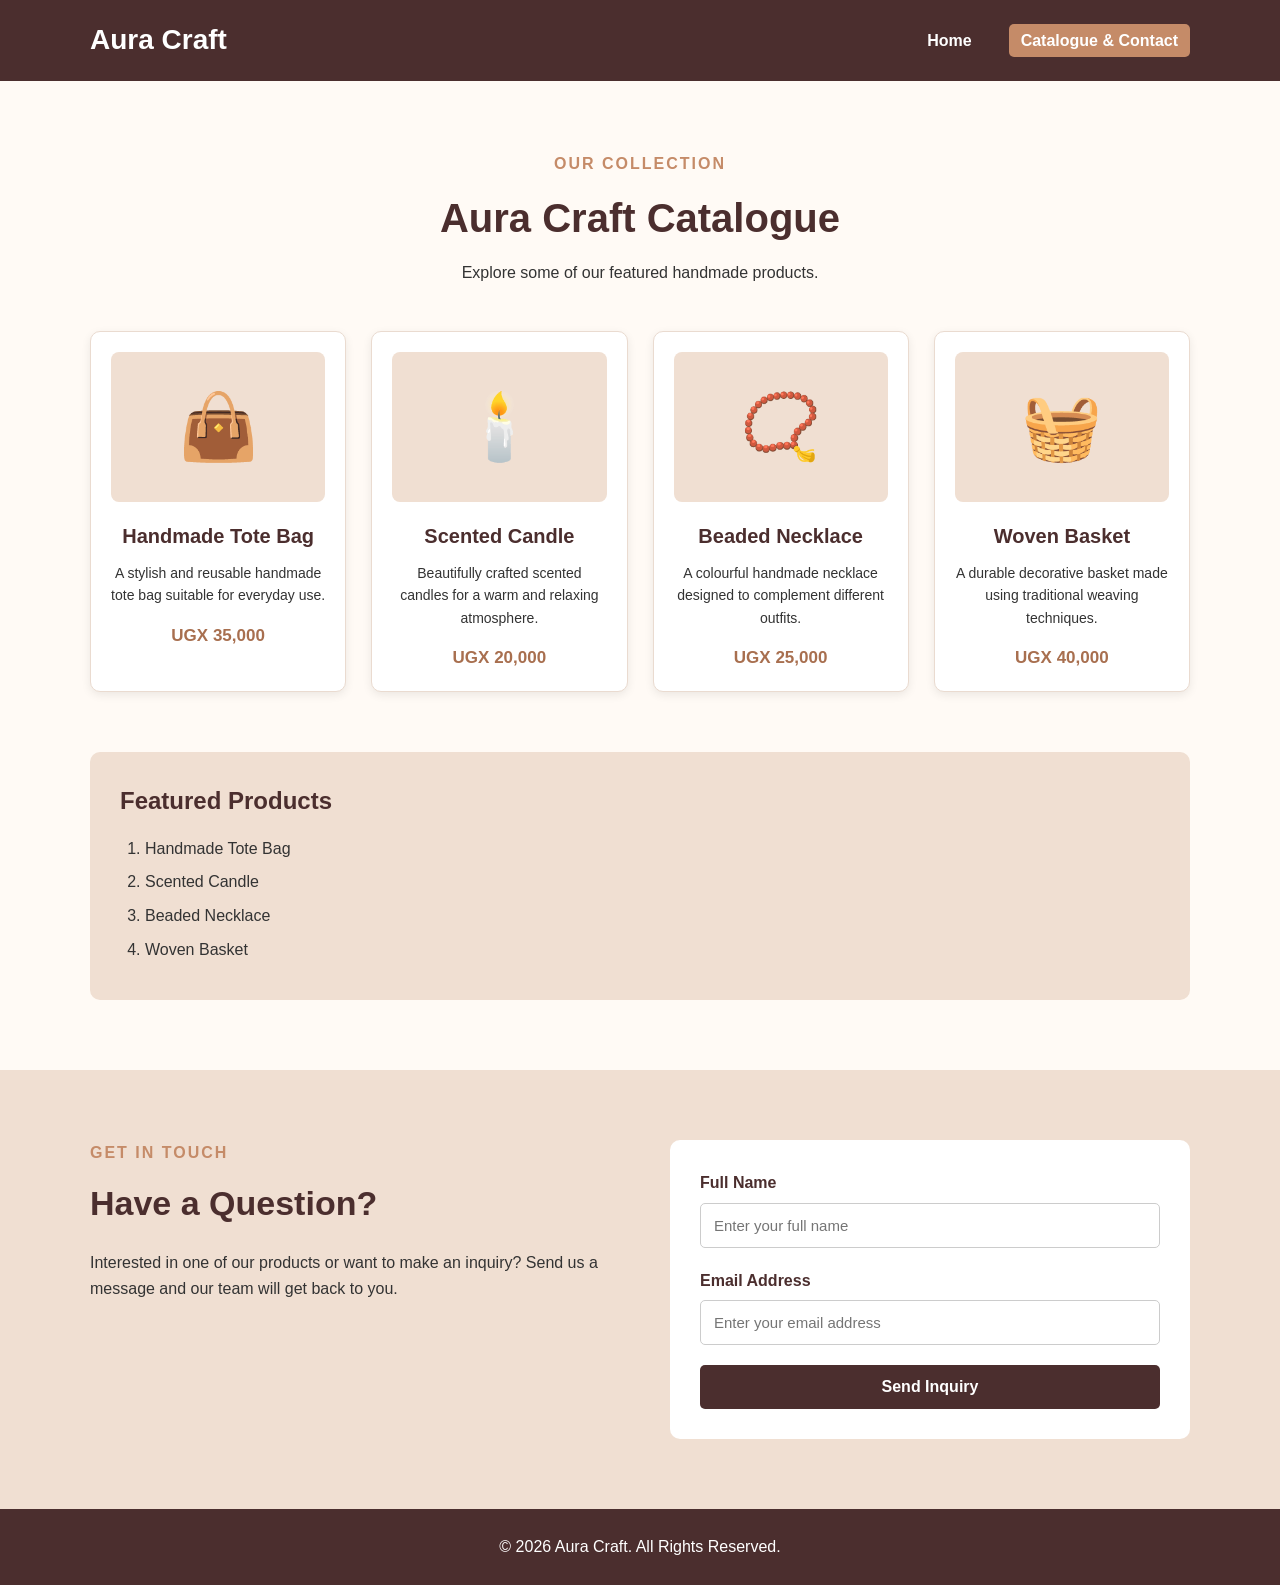
<file: catalog.html>
<!DOCTYPE html>
<html lang="en">
<head>
    <meta charset="UTF-8">
    <meta name="viewport" content="width=device-width, initial-scale=1.0">
    <meta name="description" content="Aura Craft product catalogue and customer contact form">
    <title>Aura Craft | Catalogue & Contact</title>
    <link rel="stylesheet" href="style.css">
</head>

<body>

    <!-- Header -->
    <header class="site-header">
        <div class="container header-content">

            <a href="index.html" class="logo">Aura Craft</a>

            <!-- Navigation -->
            <nav aria-label="Main Navigation">
                <ul class="nav-menu">
                    <li><a href="index.html">Home</a></li>
                    <li><a href="catalog.html" class="active">
                        Catalogue & Contact
                    </a></li>
                </ul>
            </nav>

        </div>
    </header>

    <main>

        <!-- Catalogue Section -->
        <section class="catalogue container">

            <div class="page-heading">
                <p class="section-label">OUR COLLECTION</p>

                <h1>Aura Craft Catalogue</h1>

                <p>
                    Explore some of our featured handmade products.
                </p>
            </div>

            <!-- Product Grid -->
            <div class="product-grid">

                <article class="product-card">
                    <div class="product-image">
                        <span>👜</span>
                    </div>

                    <h2>Handmade Tote Bag</h2>

                    <p>
                        A stylish and reusable handmade tote bag suitable
                        for everyday use.
                    </p>

                    <strong>UGX 35,000</strong>
                </article>


                <article class="product-card">
                    <div class="product-image">
                        <span>🕯️</span>
                    </div>

                    <h2>Scented Candle</h2>

                    <p>
                        Beautifully crafted scented candles for a warm
                        and relaxing atmosphere.
                    </p>

                    <strong>UGX 20,000</strong>
                </article>


                <article class="product-card">
                    <div class="product-image">
                        <span>📿</span>
                    </div>

                    <h2>Beaded Necklace</h2>

                    <p>
                        A colourful handmade necklace designed to complement
                        different outfits.
                    </p>

                    <strong>UGX 25,000</strong>
                </article>


                <article class="product-card">
                    <div class="product-image">
                        <span>🧺</span>
                    </div>

                    <h2>Woven Basket</h2>

                    <p>
                        A durable decorative basket made using traditional
                        weaving techniques.
                    </p>

                    <strong>UGX 40,000</strong>
                </article>

            </div>

            <!-- Ordered Product List -->
            <section class="product-list">

                <h2>Featured Products</h2>

                <ol>
                    <li>Handmade Tote Bag</li>
                    <li>Scented Candle</li>
                    <li>Beaded Necklace</li>
                    <li>Woven Basket</li>
                </ol>

            </section>

        </section>


        <!-- Contact Section -->
        <section class="contact-section">

            <div class="container contact-container">

                <div class="contact-information">

                    <p class="section-label">GET IN TOUCH</p>

                    <h2>Have a Question?</h2>

                    <p>
                        Interested in one of our products or want to make
                        an inquiry? Send us a message and our team will
                        get back to you.
                    </p>

                </div>


                <!-- Contact Form -->
                <form class="contact-form" action="#" method="post">

                    <div class="form-group">
                        <label for="fullname">
                            Full Name
                        </label>

                        <input
                            type="text"
                            id="fullname"
                            name="fullname"
                            placeholder="Enter your full name"
                            required
                        >
                    </div>


                    <div class="form-group">
                        <label for="email">
                            Email Address
                        </label>

                        <input
                            type="email"
                            id="email"
                            name="email"
                            placeholder="Enter your email address"
                            required
                        >
                    </div>


                    <button type="submit">
                        Send Inquiry
                    </button>

                </form>

            </div>

        </section>

    </main>


    <!-- Footer -->
    <footer class="site-footer">

        <p>
            &copy; 2026 Aura Craft. All Rights Reserved.
        </p>

    </footer>

</body>
</html>
</file>
<file: style.css>
/* ================================
   GENERAL STYLES
================================ */

* {
    margin: 0;
    padding: 0;
    box-sizing: border-box;
}

html {
    scroll-behavior: smooth;
}

body {
    font-family: Arial, Helvetica, sans-serif;
    line-height: 1.6;
    color: #333;
    background-color: #fffaf5;
}

.container {
    width: 90%;
    max-width: 1100px;
    margin: auto;
}


/* ================================
   HEADER
================================ */

.site-header {
    background-color: #4b2e2e;
    color: white;
    padding: 18px 0;
}

.header-content {
    display: flex;
    justify-content: space-between;
    align-items: center;
}

.logo {
    color: white;
    text-decoration: none;
    font-size: 28px;
    font-weight: bold;
}

.nav-menu {
    display: flex;
    list-style: none;
    gap: 25px;
}

.nav-menu a {
    color: white;
    text-decoration: none;
    font-weight: bold;
    padding: 8px 12px;
    border-radius: 5px;
}

.nav-menu a:hover,
.nav-menu a.active {
    background-color: #c58b68;
}


/* ================================
   HERO
================================ */

.hero {
    min-height: 500px;
    display: flex;
    align-items: center;
    justify-content: center;
    text-align: center;
    padding: 60px 20px;

    background:
        linear-gradient(
            rgba(75, 46, 46, 0.75),
            rgba(75, 46, 46, 0.75)
        ),
        url("images/craft-background.jpg");

    background-size: cover;
    background-position: center;
}

.hero-content {
    max-width: 750px;
    color: white;
}

.small-title {
    font-size: 14px;
    font-weight: bold;
    letter-spacing: 3px;
    margin-bottom: 15px;
}

.hero h1 {
    font-size: 52px;
    margin-bottom: 20px;
}

.hero p {
    font-size: 18px;
    margin-bottom: 30px;
}


/* ================================
   BUTTONS
================================ */

.cta-button,
.secondary-button {
    display: inline-block;
    text-decoration: none;
    padding: 13px 25px;
    border-radius: 5px;
    font-weight: bold;
}

.cta-button {
    background-color: #c58b68;
    color: white;
}

.cta-button:hover {
    background-color: #a86f4f;
}

.secondary-button {
    background-color: #4b2e2e;
    color: white;
    margin-top: 15px;
}

.secondary-button:hover {
    background-color: #c58b68;
}


/* ================================
   ABOUT
================================ */

.about {
    display: grid;
    grid-template-columns: 2fr 1fr;
    gap: 50px;
    padding-top: 80px;
    padding-bottom: 80px;
}

.section-label {
    color: #c58b68;
    font-weight: bold;
    letter-spacing: 2px;
    margin-bottom: 10px;
}

.about h2,
.contact-section h2 {
    color: #4b2e2e;
    font-size: 34px;
    margin-bottom: 20px;
}

.about-text p {
    margin-bottom: 18px;
}

.about-card {
    background-color: #f0dfd2;
    padding: 30px;
    border-radius: 10px;
}

.about-card h3 {
    color: #4b2e2e;
    margin-bottom: 15px;
}

.about-card ul {
    padding-left: 20px;
}

.about-card li {
    margin-bottom: 10px;
}


/* ================================
   CATALOGUE
================================ */

.catalogue {
    padding-top: 70px;
    padding-bottom: 70px;
}

.page-heading {
    text-align: center;
    margin-bottom: 45px;
}

.page-heading h1 {
    color: #4b2e2e;
    font-size: 40px;
    margin-bottom: 10px;
}


/* ================================
   PRODUCT GRID
================================ */

.product-grid {
    display: grid;
    grid-template-columns: repeat(4, 1fr);
    gap: 25px;
}

.product-card {
    background-color: white;
    border: 1px solid #eadbd0;
    border-radius: 10px;
    padding: 20px;
    text-align: center;
    box-shadow: 0 3px 10px rgba(0, 0, 0, 0.08);
}

.product-image {
    height: 150px;
    background-color: #f0dfd2;
    display: flex;
    justify-content: center;
    align-items: center;
    border-radius: 8px;
    margin-bottom: 18px;
}

.product-image span {
    font-size: 65px;
}

.product-card h2 {
    color: #4b2e2e;
    font-size: 20px;
    margin-bottom: 10px;
}

.product-card p {
    font-size: 14px;
    margin-bottom: 15px;
}

.product-card strong {
    color: #a86f4f;
    font-size: 17px;
}


/* ================================
   ORDERED PRODUCT LIST
================================ */

.product-list {
    margin-top: 60px;
    background-color: #f0dfd2;
    padding: 30px;
    border-radius: 10px;
}

.product-list h2 {
    color: #4b2e2e;
    margin-bottom: 15px;
}

.product-list ol {
    padding-left: 25px;
}

.product-list li {
    margin-bottom: 8px;
}


/* ================================
   CONTACT
================================ */

.contact-section {
    background-color: #f0dfd2;
    padding: 70px 0;
}

.contact-container {
    display: grid;
    grid-template-columns: 1fr 1fr;
    gap: 60px;
}

.contact-form {
    background-color: white;
    padding: 30px;
    border-radius: 10px;
}

.form-group {
    margin-bottom: 20px;
}

.form-group label {
    display: block;
    font-weight: bold;
    margin-bottom: 7px;
    color: #4b2e2e;
}

.form-group input {
    width: 100%;
    padding: 13px;
    border: 1px solid #ccc;
    border-radius: 5px;
    font-size: 15px;
}

.form-group input:focus {
    outline: 2px solid #c58b68;
}

.contact-form button {
    width: 100%;
    padding: 13px;
    border: none;
    border-radius: 5px;
    background-color: #4b2e2e;
    color: white;
    font-size: 16px;
    font-weight: bold;
    cursor: pointer;
}

.contact-form button:hover {
    background-color: #c58b68;
}


/* ================================
   FOOTER
================================ */

.site-footer {
    background-color: #4b2e2e;
    color: white;
    text-align: center;
    padding: 25px;
}


/* ================================
   RESPONSIVE DESIGN
================================ */

@media (max-width: 900px) {

    .product-grid {
        grid-template-columns: repeat(2, 1fr);
    }

    .about {
        grid-template-columns: 1fr;
    }

    .contact-container {
        grid-template-columns: 1fr;
    }

}


@media (max-width: 600px) {

    .header-content {
        flex-direction: column;
        gap: 15px;
    }

    .nav-menu {
        flex-direction: column;
        gap: 8px;
        text-align: center;
    }

    .hero h1 {
        font-size: 36px;
    }

    .hero {
        min-height: 450px;
    }

    .product-grid {
        grid-template-columns: 1fr;
    }

    .page-heading h1 {
        font-size: 32px;
    }

    .about h2,
    .contact-section h2 {
        font-size: 28px;
    }

}
</file>
